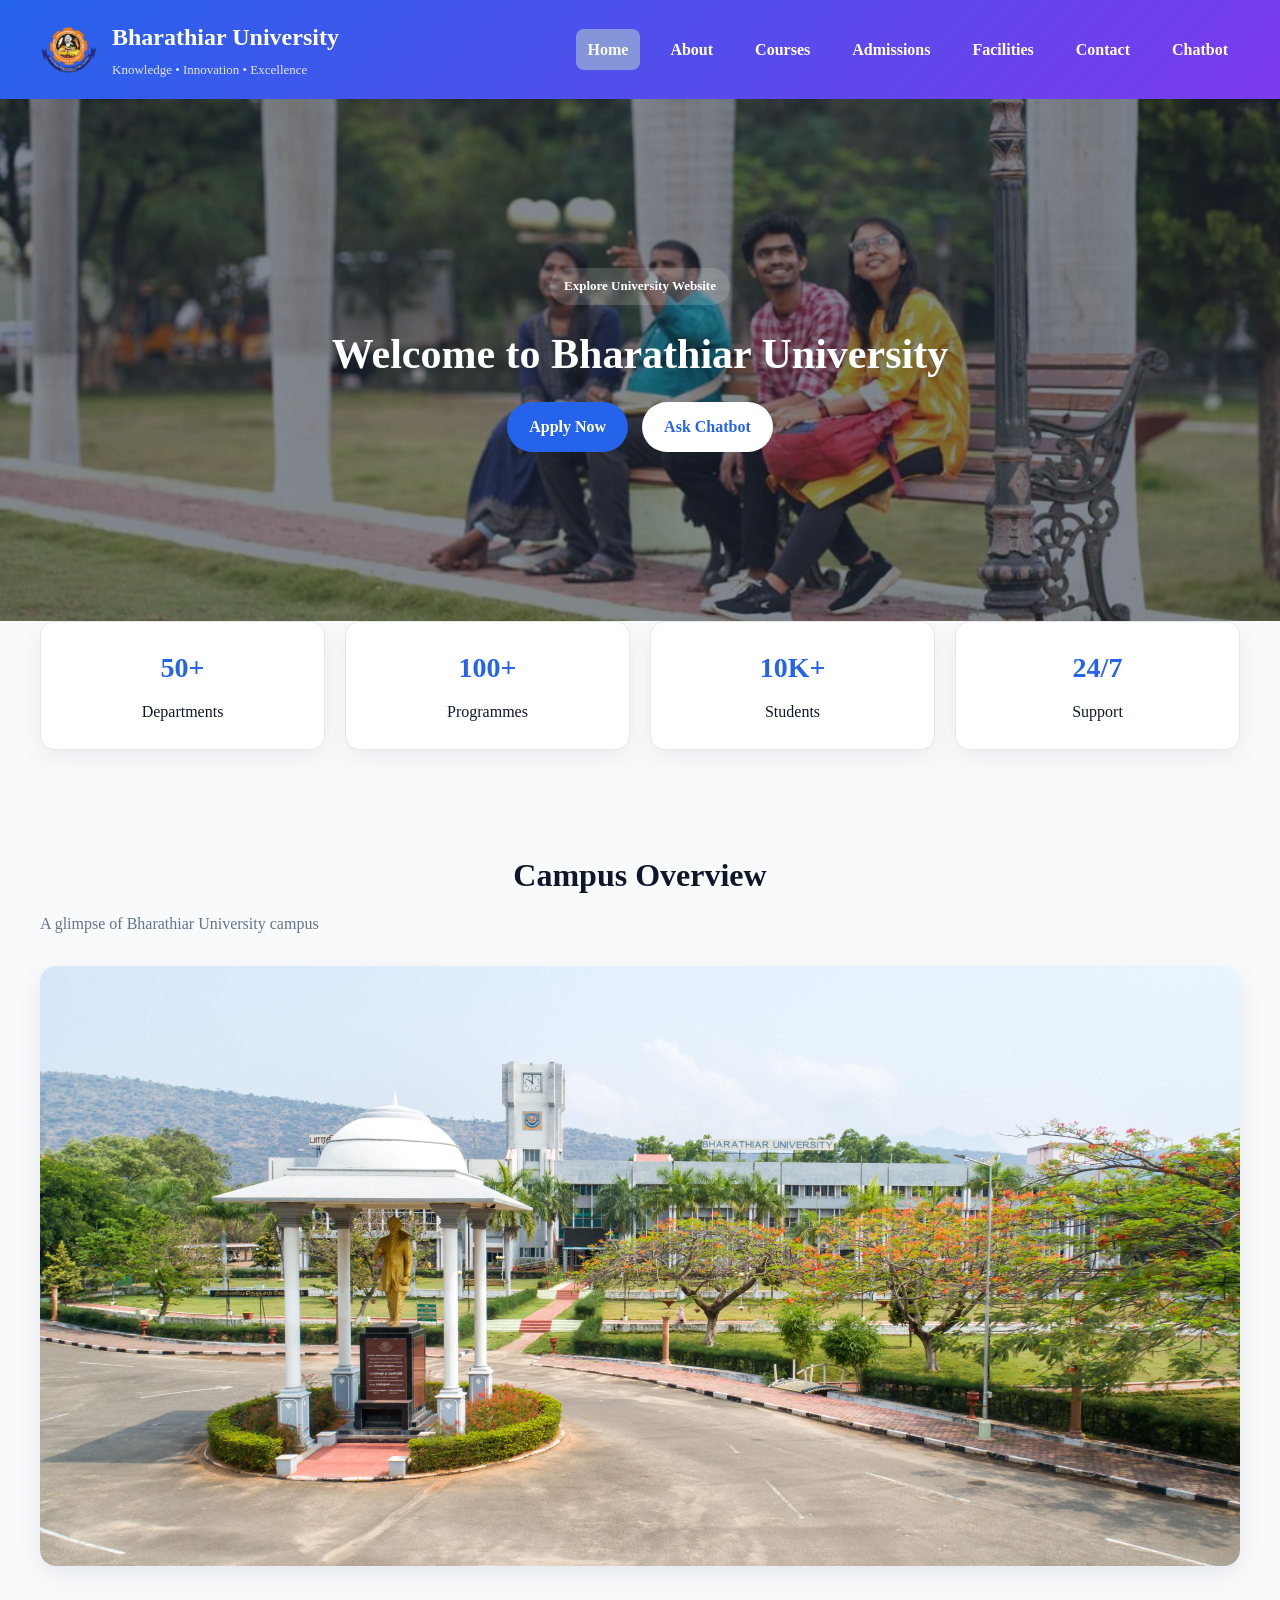
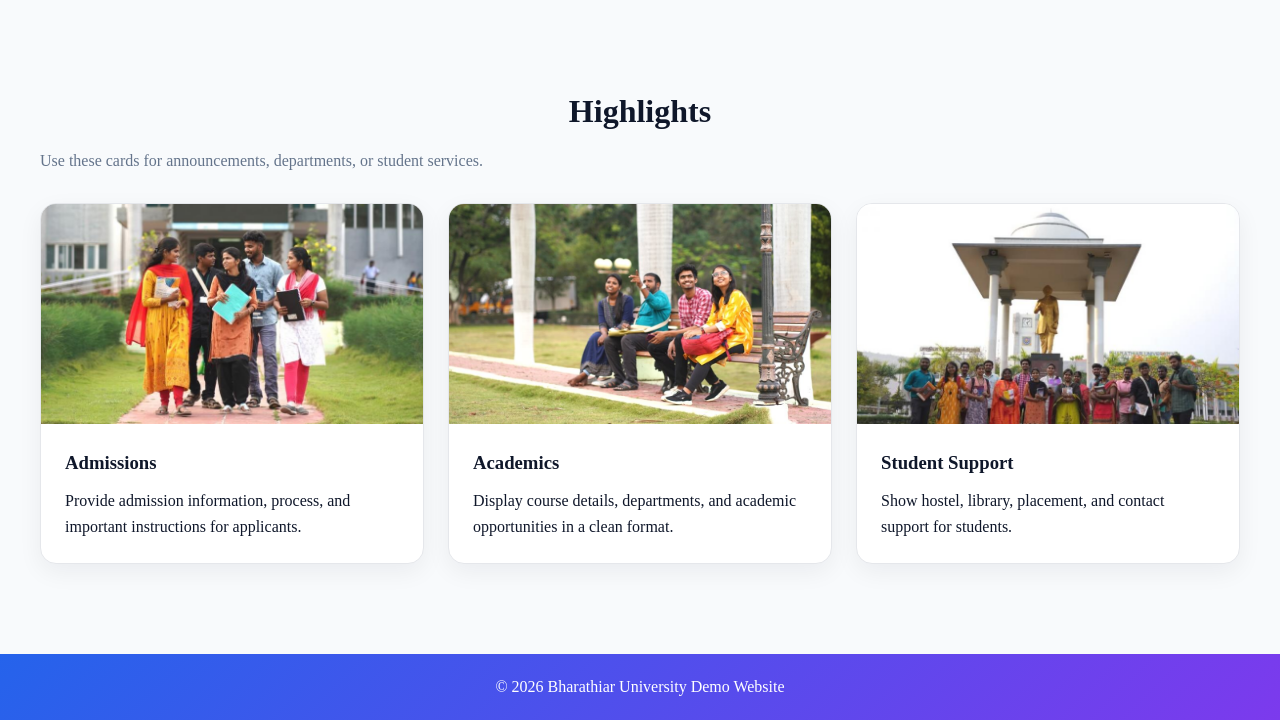
<file: index.html>
<!DOCTYPE html><html lang="en"><head><meta charset="UTF-8"><meta name="viewport" content="width=device-width, initial-scale=1.0"><title>Bharathiar University - Home</title><link rel="stylesheet" href="style.css"></head><body>
  <header class="topbar">
    <div class="brand">
      <img src="images/bu-logo.png" alt="Bharathiar University logo" class="site-logo">
      <div>
        <h1>Bharathiar University</h1>
        <p>Knowledge • Innovation • Excellence</p>
      </div>
    </div>
    <button class="menu-btn" id="menuBtn">☰</button>
    <nav class="navbar" id="navbar">
      <a href="index.html" class="active">Home</a>
      <a href="about.html">About</a>
      <a href="courses.html">Courses</a>
      <a href="admission.html">Admissions</a>
      <a href="facilities.html">Facilities</a>
      <a href="contact.html">Contact</a>
      <a href="chatbot.html">Chatbot</a>
    </nav>
  </header>

<section class="hero home-hero">
  <div class="overlay"></div>
  <div class="hero-content">
    <span class="badge">Explore University Website</span>
    <h2>Welcome to Bharathiar University</h2>
    
    <div class="hero-buttons">
      <a href="application.html" class="btn primary">Apply Now</a>
      <a href="chatbot.html" class="btn secondary">Ask Chatbot</a>
    </div>
  </div>
</section>

<section class="stats">
  <div class="stat-card">
    <h3>50+</h3><p>Departments</p>
  </div>
  <div class="stat-card">
    <h3>100+</h3><p>Programmes</p>
  </div>
  <div class="stat-card">
    <h3>10K+</h3><p>Students</p>
  </div>
  <div class="stat-card">
    <h3>24/7</h3><p>Support</p>
  </div>
</section>

<section class="section">
  <div class="center-heading">
    <h2>Campus Overview</h2>
    <p class="muted">A glimpse of Bharathiar University campus</p>
  </div>

  <div class="image-card">
    <img src="images/drone-campus.jpg" alt="Campus">
  </div>
</section>

<section class="section">
  <div class="center-heading">
    <h2>Highlights</h2>
    <p class="muted">Use these cards for announcements, departments, or student services.</p>
  </div>
  <div class="card-grid three">
    <div class="info-card">
      <img src="images/about-campus.jpg" alt="Students on campus">
      <div class="card-content">
        <h3>Admissions</h3><p>Provide admission information, process, and important instructions for applicants.</p>
      </div>
    </div>
    <div class="info-card">
      <img src="images/home-banner.jpg" alt="Student life">
      <div class="card-content">
        <h3>Academics</h3>
        <p>Display course details, departments, and academic opportunities in a clean format.</p>
      </div></div><div class="info-card"><img src="images/campus-statue.jpg" alt="Campus support">
        <div class="card-content">
          <h3>Student Support</h3>
          <p>Show hostel, library, placement, and contact support for students.</p>
        </div>
      </div></div>
    </section>

<footer class="footer">
  <p>© 2026 Bharathiar University Demo Website</p>
</footer><script src="script.js"></script></body></html>
</file>
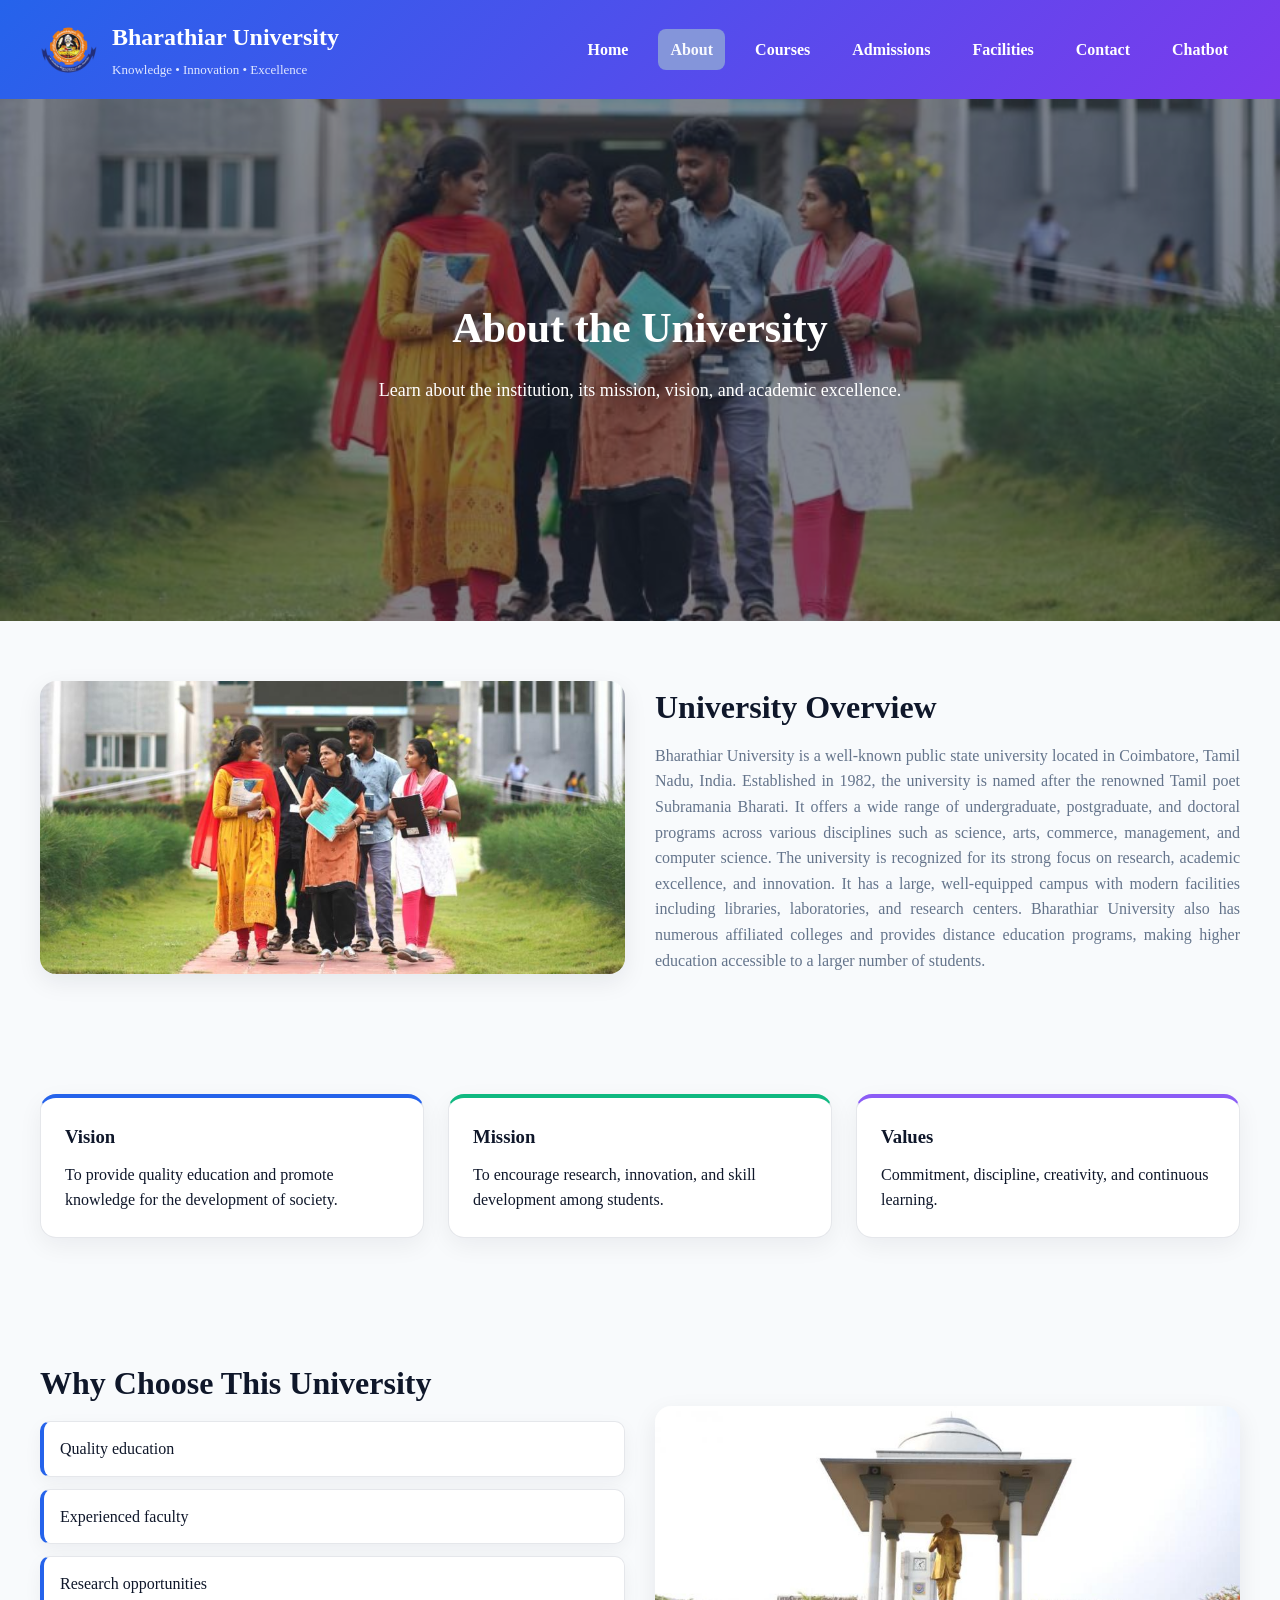
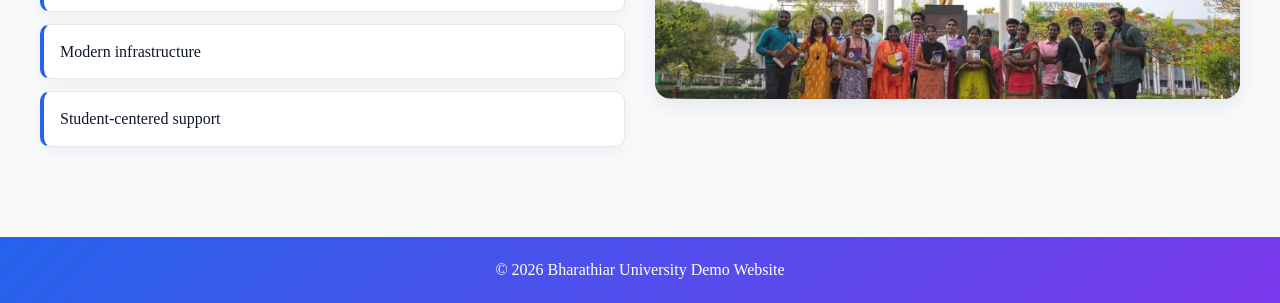
<file: about.html>
<!DOCTYPE html><html lang="en"><head><meta charset="UTF-8"><meta name="viewport" content="width=device-width, initial-scale=1.0"><title>Bharathiar University - About</title><link rel="stylesheet" href="style.css"></head><body>
  <header class="topbar">
    <div class="brand">
      <img src="images/bu-logo.png" alt="Bharathiar University logo" class="site-logo">
      <div>
        <h1>Bharathiar University</h1>
        <p>Knowledge • Innovation • Excellence</p>
      </div>
    </div>
    <button class="menu-btn" id="menuBtn">☰</button>
    <nav class="navbar" id="navbar">
      <a href="index.html">Home</a>
      <a href="about.html" class="active">About</a>
      <a href="courses.html">Courses</a>
      <a href="admission.html">Admissions</a>
      <a href="facilities.html">Facilities</a>
      <a href="contact.html">Contact</a>
      <a href="chatbot.html">Chatbot</a>
    </nav>
  </header>

<section class="hero about-hero">
  <div class="overlay">
  
  </div>
  <div class="hero-content">
    <h2>About the University</h2>
    <p>Learn about the institution, its mission, vision, and academic excellence.</p>
  </div>
</section>
<section class="section grid-two">
  <div class="image-card">
    <img src="images/about-campus.jpg" alt="University campus">
  </div>
  <div>
    <h2>University Overview</h2>
    <p class="muted">Bharathiar University is a well-known public state university located in Coimbatore, Tamil Nadu, India. Established in 1982, the university is named after the renowned Tamil poet Subramania Bharati. It offers a wide range of undergraduate, postgraduate, and doctoral programs across various disciplines such as science, arts, commerce, management, and computer science. The university is recognized for its strong focus on research, academic excellence, and innovation. It has a large, well-equipped campus with modern facilities including libraries, laboratories, and research centers. Bharathiar University also has numerous affiliated colleges and provides distance education programs, making higher education accessible to a larger number of students.</p>
    
  </div>
</section>
<section class="section">
  <div class="card-grid three">
    <div class="clean-card blue">
      <h3>Vision</h3><p>To provide quality education and promote knowledge for the development of society.</p>
    </div>
    <div class="clean-card green">
      <h3>Mission</h3>
      <p>To encourage research, innovation, and skill development among students.</p>
    </div>
    <div class="clean-card purple">
      <h3>Values</h3>
      <p>Commitment, discipline, creativity, and continuous learning.</p>
    </div>
  </div>
</section>
<section class="section grid-two">
  <div>
    <h2>Why Choose This University</h2>
    <div class="list-box">Quality education</div>
    <div class="list-box">Experienced faculty</div>
    <div class="list-box">Research opportunities</div>
    <div class="list-box">Modern infrastructure</div>
    <div class="list-box">Student-centered support</div>
  </div>
  <div class="image-card"><img src="images/campus-statue.jpg" alt="Bharathiar University grounds"></div>
</section>
<footer class="footer"><p>© 2026 Bharathiar University Demo Website</p></footer><script src="script.js"></script></body></html>
</file>
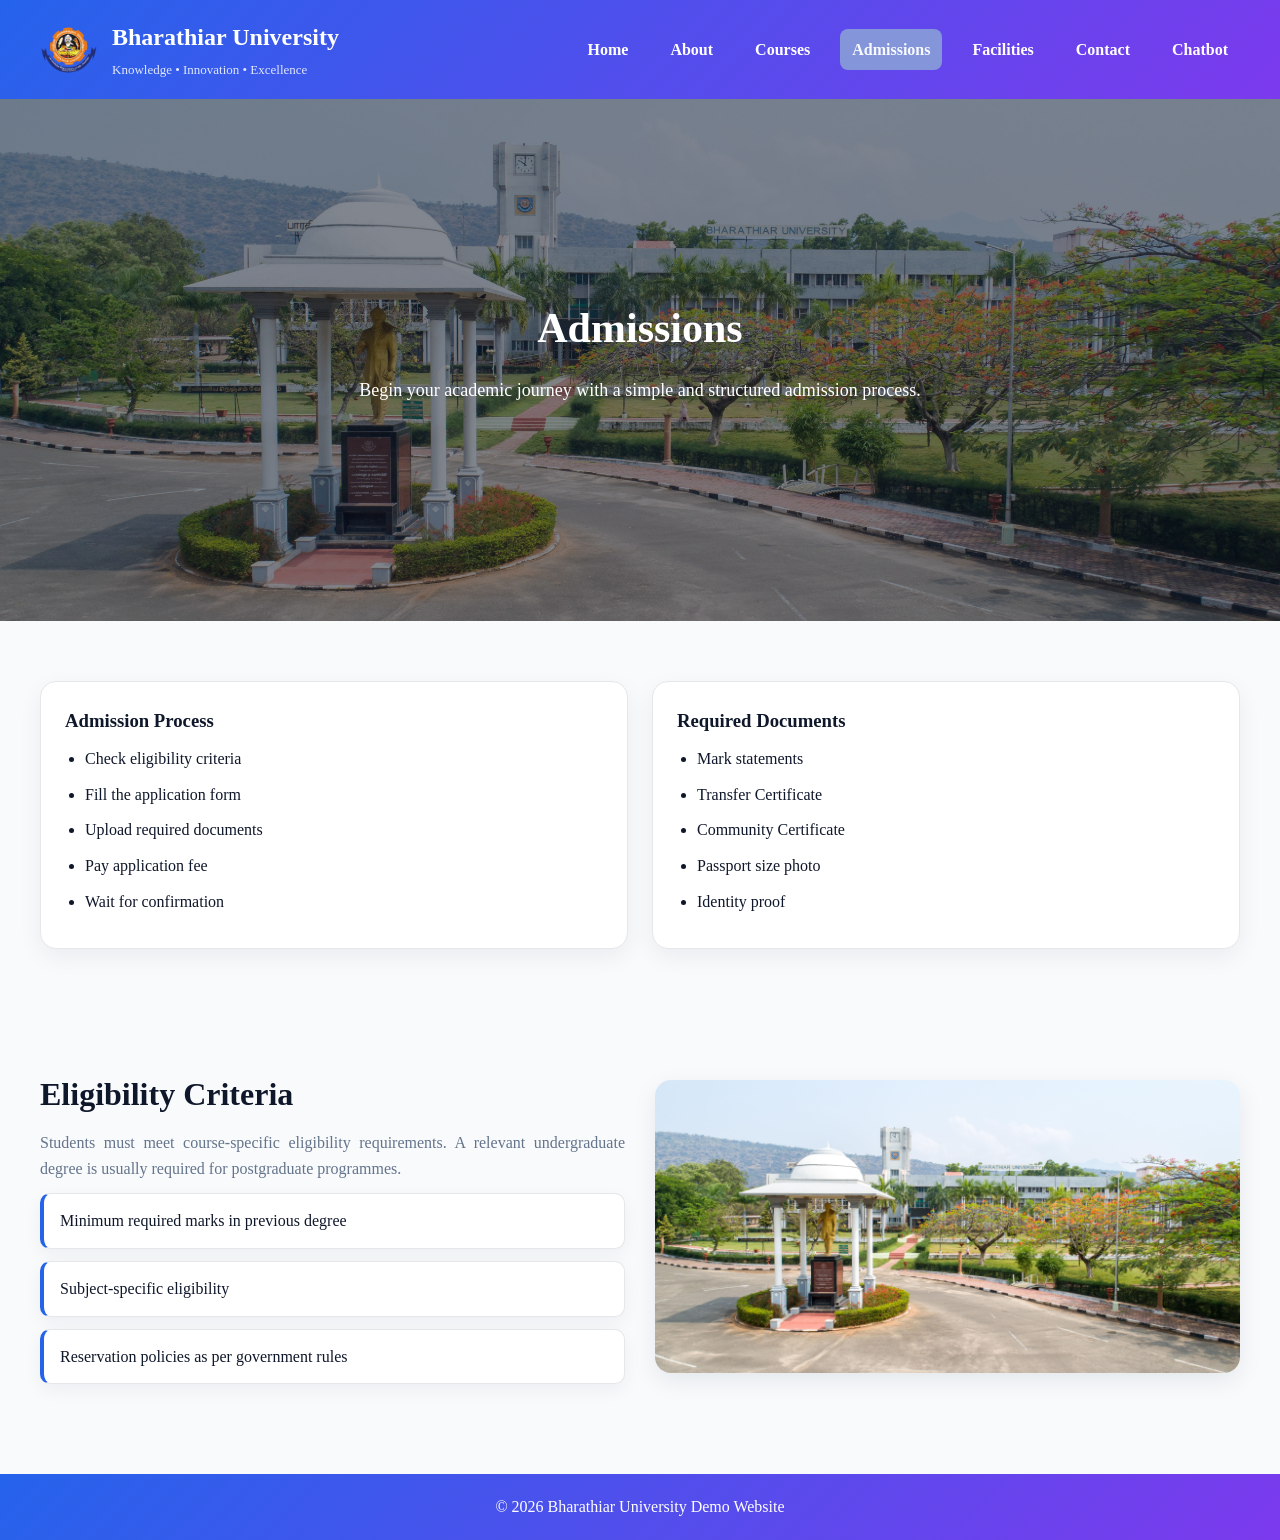
<file: admission.html>
<!DOCTYPE html><html lang="en"><head><meta charset="UTF-8"><meta name="viewport" content="width=device-width, initial-scale=1.0"><title>Bharathiar University - Admissions</title><link rel="stylesheet" href="style.css"></head><body>
  <header class="topbar">
    <div class="brand">
      <img src="images/bu-logo.png" alt="Bharathiar University logo" class="site-logo">
      <div>
        <h1>Bharathiar University</h1>
        <p>Knowledge • Innovation • Excellence</p>
      </div>
    </div>
    <button class="menu-btn" id="menuBtn">☰</button>
    <nav class="navbar" id="navbar">
      <a href="index.html">Home</a>
      <a href="about.html">About</a>
      <a href="courses.html">Courses</a>
      <a href="admission.html" class="active">Admissions</a>
      <a href="facilities.html">Facilities</a>
      <a href="contact.html">Contact</a>
      <a href="chatbot.html">Chatbot</a>
    </nav>
  </header>

<section class="hero admission-hero"><div class="overlay"></div><div class="hero-content"><h2>Admissions</h2><p>Begin your academic journey with a simple and structured admission process.</p></div></section>
<section class="section card-grid two"><div class="course-card"><h3>Admission Process</h3><ul class="nice-list"><li>Check eligibility criteria</li><li>Fill the application form</li><li>Upload required documents</li><li>Pay application fee</li><li>Wait for confirmation</li></ul></div><div class="course-card"><h3>Required Documents</h3><ul class="nice-list"><li>Mark statements</li><li>Transfer Certificate</li><li>Community Certificate</li><li>Passport size photo</li><li>Identity proof</li></ul></div></section>
<section class="section grid-two"><div><h2>Eligibility Criteria</h2><p class="muted">Students must meet course-specific eligibility requirements. A relevant undergraduate degree is usually required for postgraduate programmes.</p><div class="list-box">Minimum required marks in previous degree</div><div class="list-box">Subject-specific eligibility</div><div class="list-box">Reservation policies as per government rules</div></div><div class="image-card"><img src="images/drone-campus.jpg" alt="Administrative building"></div></section>
<footer class="footer"><p>© 2026 Bharathiar University Demo Website</p></footer><script src="script.js"></script></body></html>
</file>
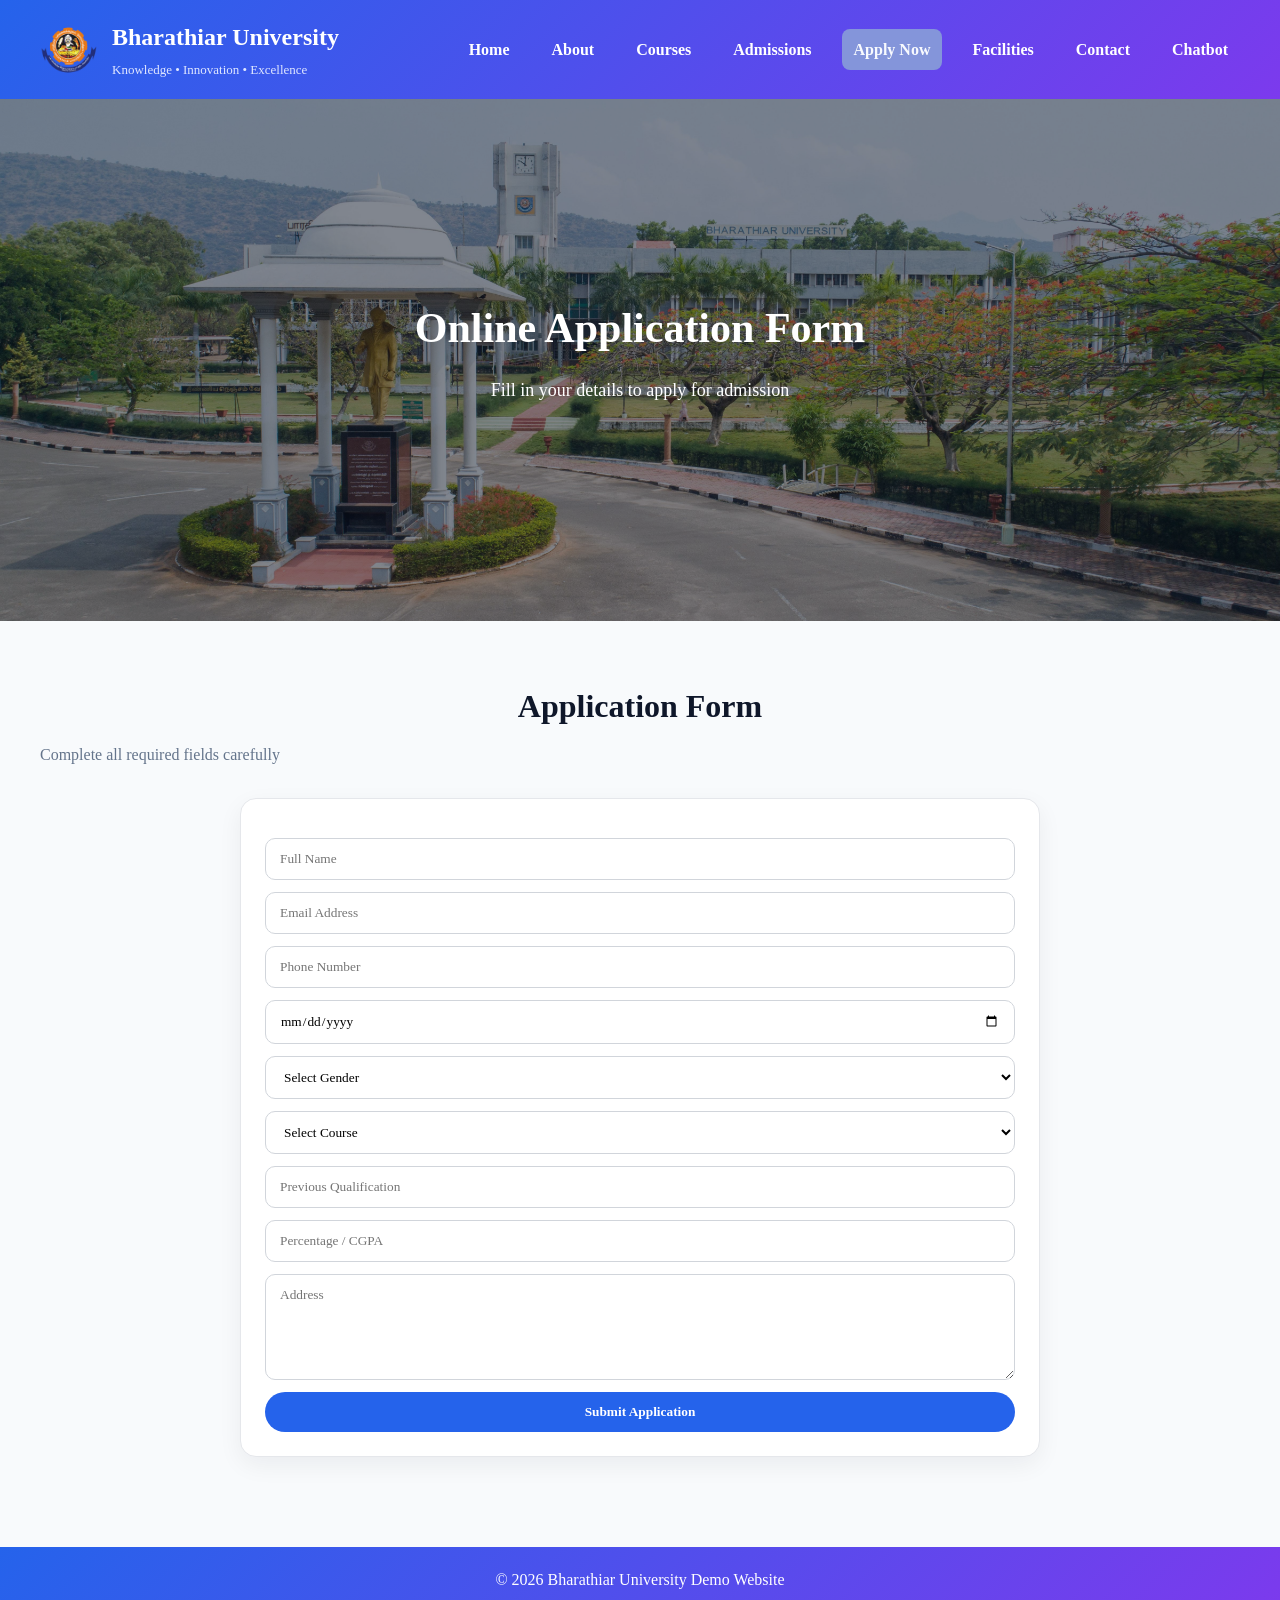
<file: application.html>
<!DOCTYPE html>
<html lang="en">
<head>
  <meta charset="UTF-8">
  <meta name="viewport" content="width=device-width, initial-scale=1.0">
  <title>Bharathiar University - Application Form</title>
  <link rel="stylesheet" href="style.css">
</head>
<body>

  <header class="topbar">
    <div class="brand">
      <img src="images/bu-logo.png" alt="Bharathiar University logo" class="site-logo">
      <div>
        <h1>Bharathiar University</h1>
        <p>Knowledge • Innovation • Excellence</p>
      </div>
    </div>

    <button class="menu-btn" id="menuBtn">☰</button>

    <nav class="navbar" id="navbar">
      <a href="index.html">Home</a>
      <a href="about.html">About</a>
      <a href="courses.html">Courses</a>
      <a href="admission.html">Admissions</a>
      <a href="application.html" class="active">Apply Now</a>
      <a href="facilities.html">Facilities</a>
      <a href="contact.html">Contact</a>
      <a href="chatbot.html">Chatbot</a>
    </nav>
  </header>

  <section class="hero admission-hero">
    <div class="overlay"></div>
    <div class="hero-content">
      <h2>Online Application Form</h2>
      <p>Fill in your details to apply for admission</p>
    </div>
  </section>

  <section class="section">
    <div class="center-heading">
      <h2>Application Form</h2>
      <p class="muted">Complete all required fields carefully</p>
    </div>

    <div class="course-card" style="max-width: 800px; margin: 0 auto;">
      <form class="contact-form">
        <input type="text" placeholder="Full Name" required>
        <input type="email" placeholder="Email Address" required>
        <input type="text" placeholder="Phone Number" required>
        <input type="date" required>

        <select required style="width:100%;padding:12px 14px;border:1px solid #d1d5db;border-radius:10px;outline:none;">
          <option value="">Select Gender</option>
          <option>Male</option>
          <option>Female</option>
          <option>Other</option>
        </select>

        <select required style="width:100%;padding:12px 14px;border:1px solid #d1d5db;border-radius:10px;outline:none;">
          <option value="">Select Course</option>
          <option>M.Sc. Computer Science</option>
          <option>MCA</option>
          <option>M.Com.</option>
          <option>M.A. English</option>
          <option>M.Sc. Mathematics</option>
          <option>M.Sc. Physics</option>
        </select>

        <input type="text" placeholder="Previous Qualification" required>
        <input type="text" placeholder="Percentage / CGPA" required>
        <textarea rows="5" placeholder="Address" required></textarea>

        <button type="submit" class="btn primary">Submit Application</button>
      </form>
    </div>
  </section>

  <footer class="footer">
    <p>© 2026 Bharathiar University Demo Website</p>
  </footer>

  <script src="script.js"></script>
</body>
</html>
</file>
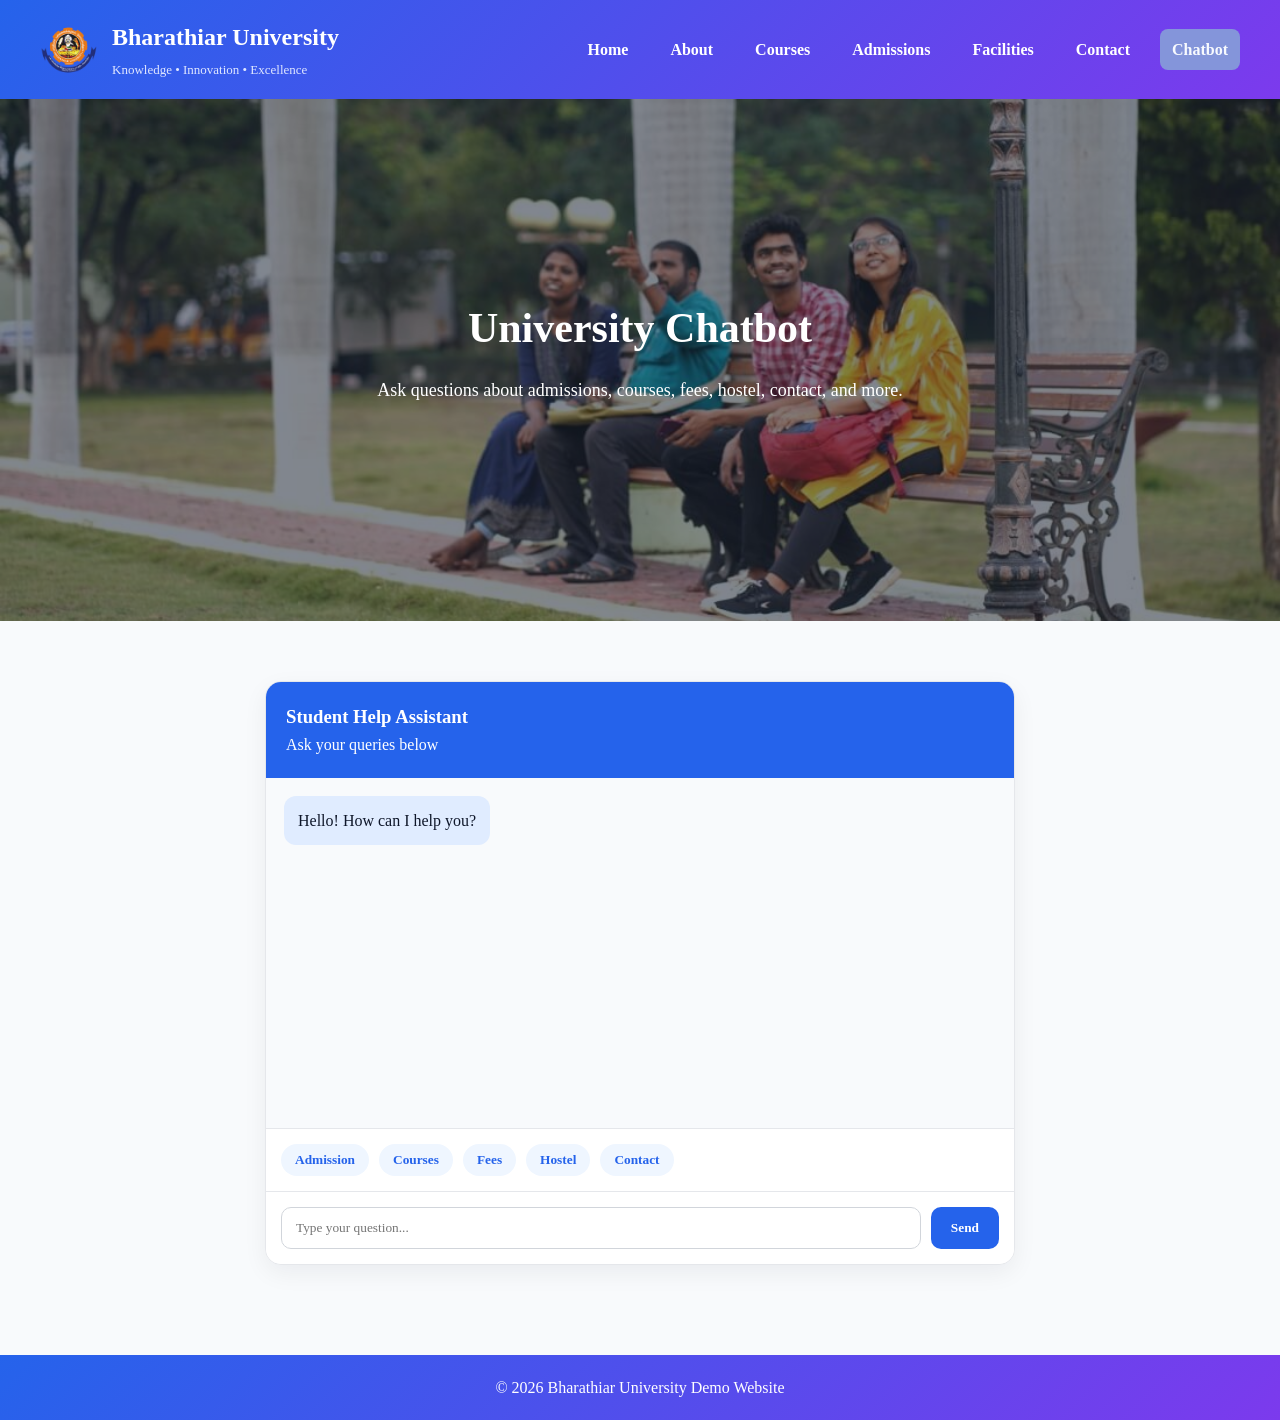
<file: chatbot.html>
<!DOCTYPE html><html lang="en"><head><meta charset="UTF-8"><meta name="viewport" content="width=device-width, initial-scale=1.0"><title>Bharathiar University - Chatbot</title><link rel="stylesheet" href="style.css"></head><body>
  <header class="topbar">
    <div class="brand">
      <img src="images/bu-logo.png" alt="Bharathiar University logo" class="site-logo">
      <div>
        <h1>Bharathiar University</h1>
        <p>Knowledge • Innovation • Excellence</p>
      </div>
    </div>
    <button class="menu-btn" id="menuBtn">☰</button>
    <nav class="navbar" id="navbar">
      <a href="index.html">Home</a>
      <a href="about.html">About</a>
      <a href="courses.html">Courses</a>
      <a href="admission.html">Admissions</a>
      <a href="facilities.html">Facilities</a>
      <a href="contact.html">Contact</a>
      <a href="chatbot.html" class="active">Chatbot</a>
    </nav>
  </header>

<section class="hero chatbot-hero"><div class="overlay"></div><div class="hero-content"><h2>University Chatbot</h2><p>Ask questions about admissions, courses, fees, hostel, contact, and more.</p></div></section>
<section class="section chatbot-container"><div class="chatbox"><div class="chat-header"><h3>Student Help Assistant</h3><p>Ask your queries below</p></div><div class="chat-body" id="chatBody"><div class="bot-message">Hello! How can I help you?</div></div><div class="quick-buttons"><button onclick="sendQuick('admission')">Admission</button><button onclick="sendQuick('courses')">Courses</button><button onclick="sendQuick('fees')">Fees</button><button onclick="sendQuick('hostel')">Hostel</button><button onclick="sendQuick('contact')">Contact</button></div><div class="chat-input"><input type="text" id="userInput" placeholder="Type your question..."><button onclick="sendMessage()">Send</button></div></div></section>
<footer class="footer"><p>© 2026 Bharathiar University Demo Website</p></footer><script src="script.js"></script></body></html>
</file>
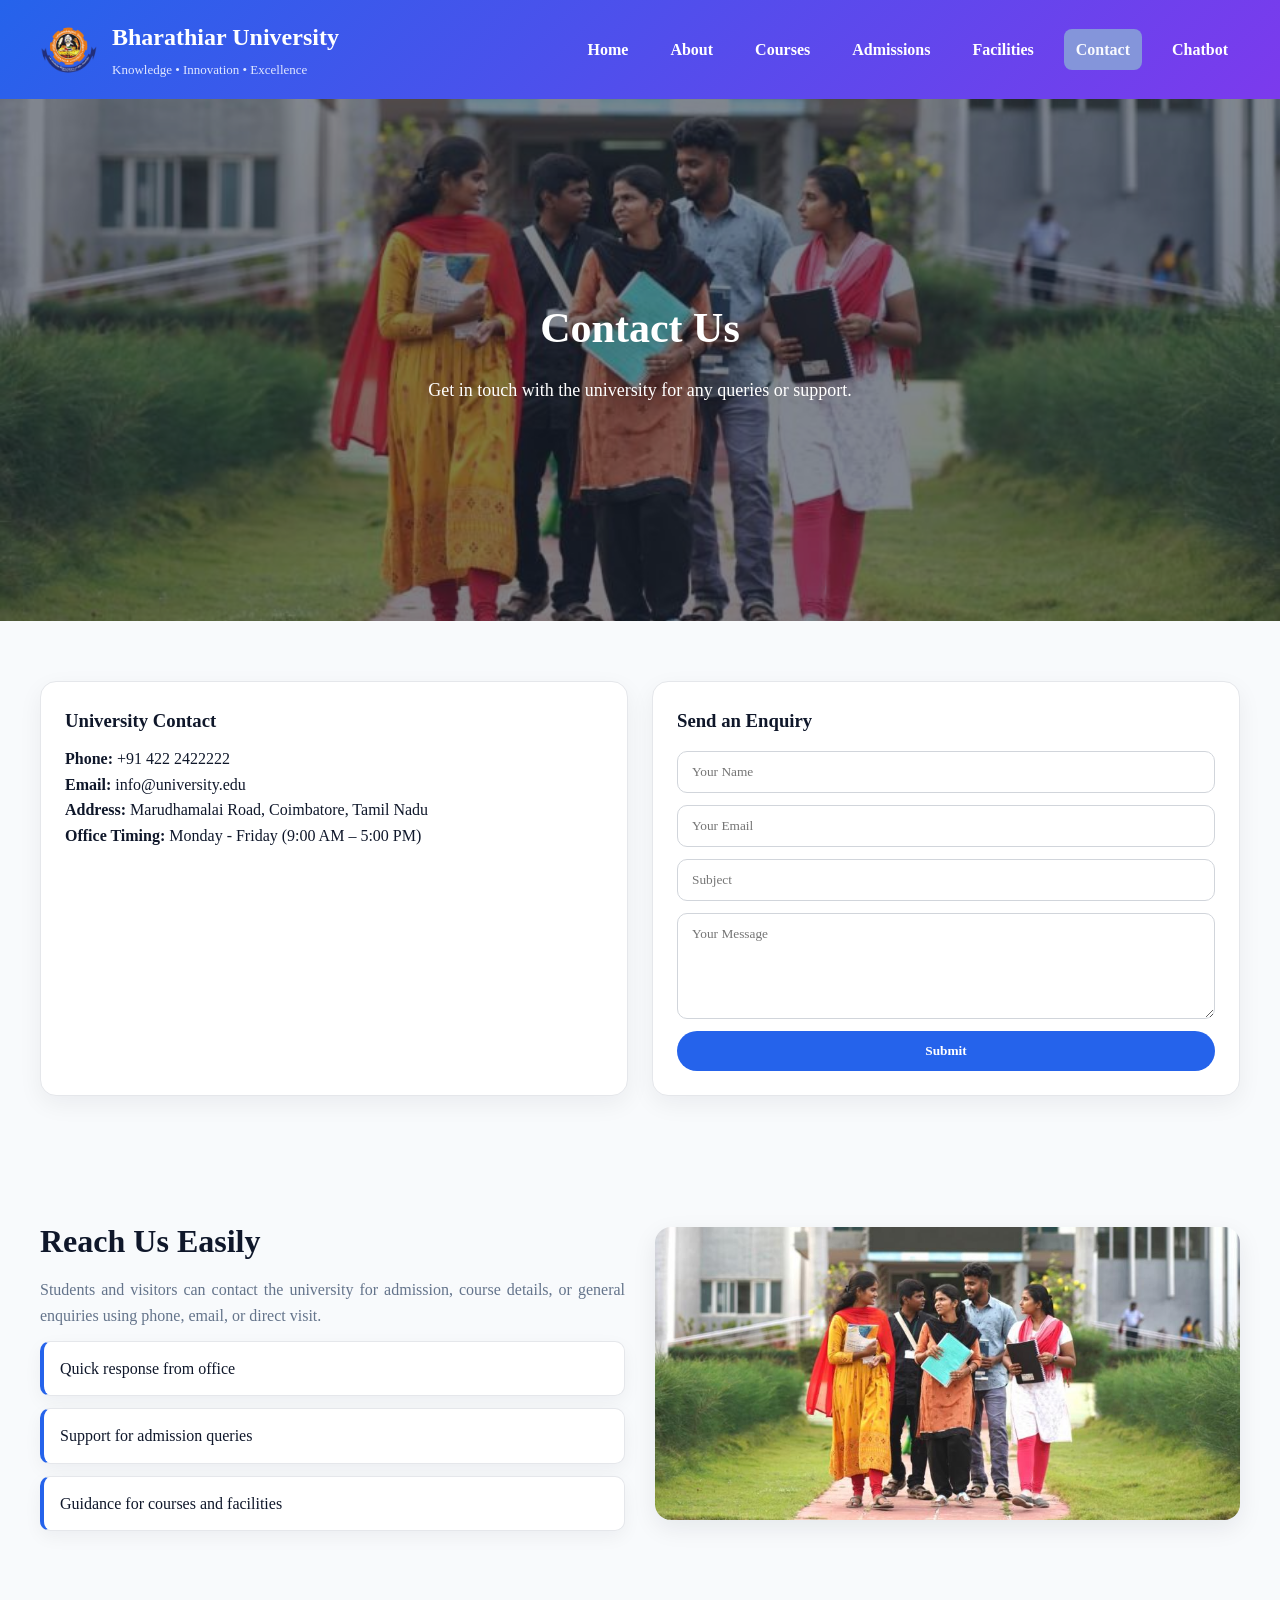
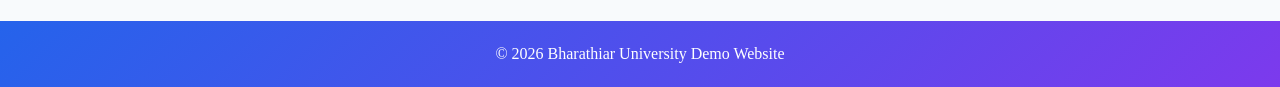
<file: contact.html>
<!DOCTYPE html><html lang="en"><head><meta charset="UTF-8"><meta name="viewport" content="width=device-width, initial-scale=1.0"><title>Bharathiar University - Contact</title><link rel="stylesheet" href="style.css"></head><body>
  <header class="topbar">
    <div class="brand">
      <img src="images/bu-logo.png" alt="Bharathiar University logo" class="site-logo">
      <div>
        <h1>Bharathiar University</h1>
        <p>Knowledge • Innovation • Excellence</p>
      </div>
    </div>
    <button class="menu-btn" id="menuBtn">☰</button>
    <nav class="navbar" id="navbar">
      <a href="index.html">Home</a>
      <a href="about.html">About</a>
      <a href="courses.html">Courses</a>
      <a href="admission.html">Admissions</a>
      <a href="facilities.html">Facilities</a>
      <a href="contact.html" class="active">Contact</a>
      <a href="chatbot.html">Chatbot</a>
    </nav>
  </header>

<section class="hero contact-hero"><div class="overlay"></div><div class="hero-content"><h2>Contact Us</h2><p>Get in touch with the university for any queries or support.</p></div></section>
<section class="section card-grid two"><div class="course-card"><h3>University Contact</h3><p><strong>Phone:</strong> +91 422 2422222</p><p><strong>Email:</strong> info@university.edu</p><p><strong>Address:</strong> Marudhamalai Road, Coimbatore, Tamil Nadu</p><p><strong>Office Timing:</strong> Monday - Friday (9:00 AM – 5:00 PM)</p></div><div class="course-card"><h3>Send an Enquiry</h3><div class="contact-form"><input type="text" placeholder="Your Name"><input type="email" placeholder="Your Email"><input type="text" placeholder="Subject"><textarea rows="5" placeholder="Your Message"></textarea><button class="btn primary" type="button">Submit</button></div></div></section>
<section class="section grid-two"><div><h2>Reach Us Easily</h2><p class="muted">Students and visitors can contact the university for admission, course details, or general enquiries using phone, email, or direct visit.</p><div class="list-box">Quick response from office</div><div class="list-box">Support for admission queries</div><div class="list-box">Guidance for courses and facilities</div></div><div class="image-card"><img src="images/contact-banner.jpg" alt="University contact support"></div></section>
<footer class="footer"><p>© 2026 Bharathiar University Demo Website</p></footer><script src="script.js"></script></body></html>
</file>
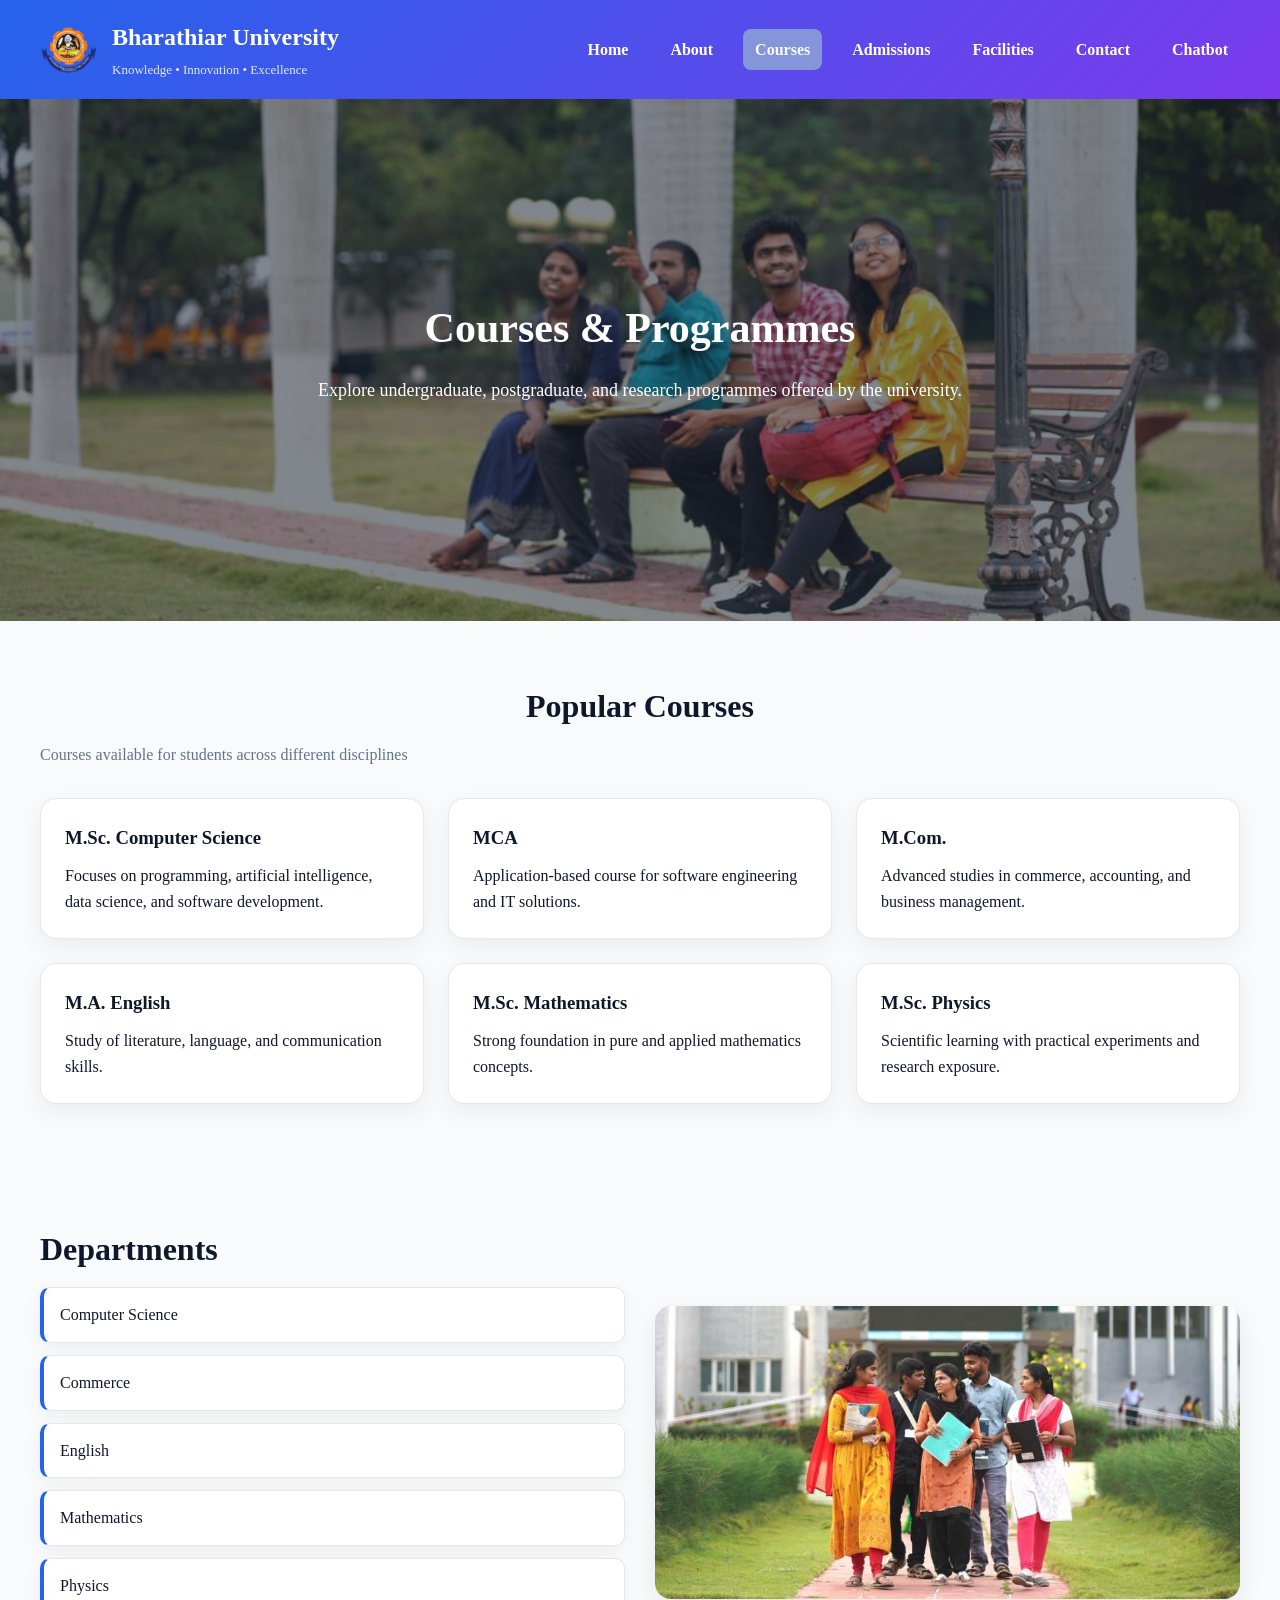
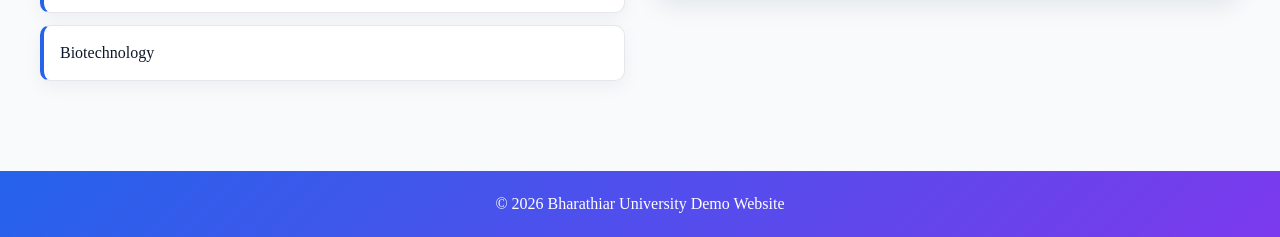
<file: courses.html>
<!DOCTYPE html><html lang="en"><head><meta charset="UTF-8"><meta name="viewport" content="width=device-width, initial-scale=1.0"><title>Bharathiar University - Courses</title><link rel="stylesheet" href="style.css"></head><body>
  <header class="topbar">
    <div class="brand">
      <img src="images/bu-logo.png" alt="Bharathiar University logo" class="site-logo">
      <div>
        <h1>Bharathiar University</h1>
        <p>Knowledge • Innovation • Excellence</p>
      </div>
    </div>
    <button class="menu-btn" id="menuBtn">☰</button>
    <nav class="navbar" id="navbar">
      <a href="index.html">Home</a>
      <a href="about.html">About</a>
      <a href="courses.html" class="active">Courses</a>
      <a href="admission.html">Admissions</a>
      <a href="facilities.html">Facilities</a>
      <a href="contact.html">Contact</a>
      <a href="chatbot.html">Chatbot</a>
    </nav>
  </header>

<section class="hero courses-hero"><div class="overlay"></div><div class="hero-content"><h2>Courses & Programmes</h2><p>Explore undergraduate, postgraduate, and research programmes offered by the university.</p></div></section>
<section class="section"><div class="center-heading"><h2>Popular Courses</h2><p class="muted">Courses available for students across different disciplines</p></div><div class="card-grid three"><div class="course-card"><h3>M.Sc. Computer Science</h3><p>Focuses on programming, artificial intelligence, data science, and software development.</p></div><div class="course-card"><h3>MCA</h3><p>Application-based course for software engineering and IT solutions.</p></div><div class="course-card"><h3>M.Com.</h3><p>Advanced studies in commerce, accounting, and business management.</p></div><div class="course-card"><h3>M.A. English</h3><p>Study of literature, language, and communication skills.</p></div><div class="course-card"><h3>M.Sc. Mathematics</h3><p>Strong foundation in pure and applied mathematics concepts.</p></div><div class="course-card"><h3>M.Sc. Physics</h3><p>Scientific learning with practical experiments and research exposure.</p></div></div></section>
<section class="section grid-two"><div><h2>Departments</h2><div class="list-box">Computer Science</div><div class="list-box">Commerce</div><div class="list-box">English</div><div class="list-box">Mathematics</div><div class="list-box">Physics</div><div class="list-box">Biotechnology</div></div><div class="image-card"><img src="images/about-campus.jpg" alt="Students walking on campus"></div></section>
<footer class="footer"><p>© 2026 Bharathiar University Demo Website</p></footer><script src="script.js"></script></body></html>
</file>
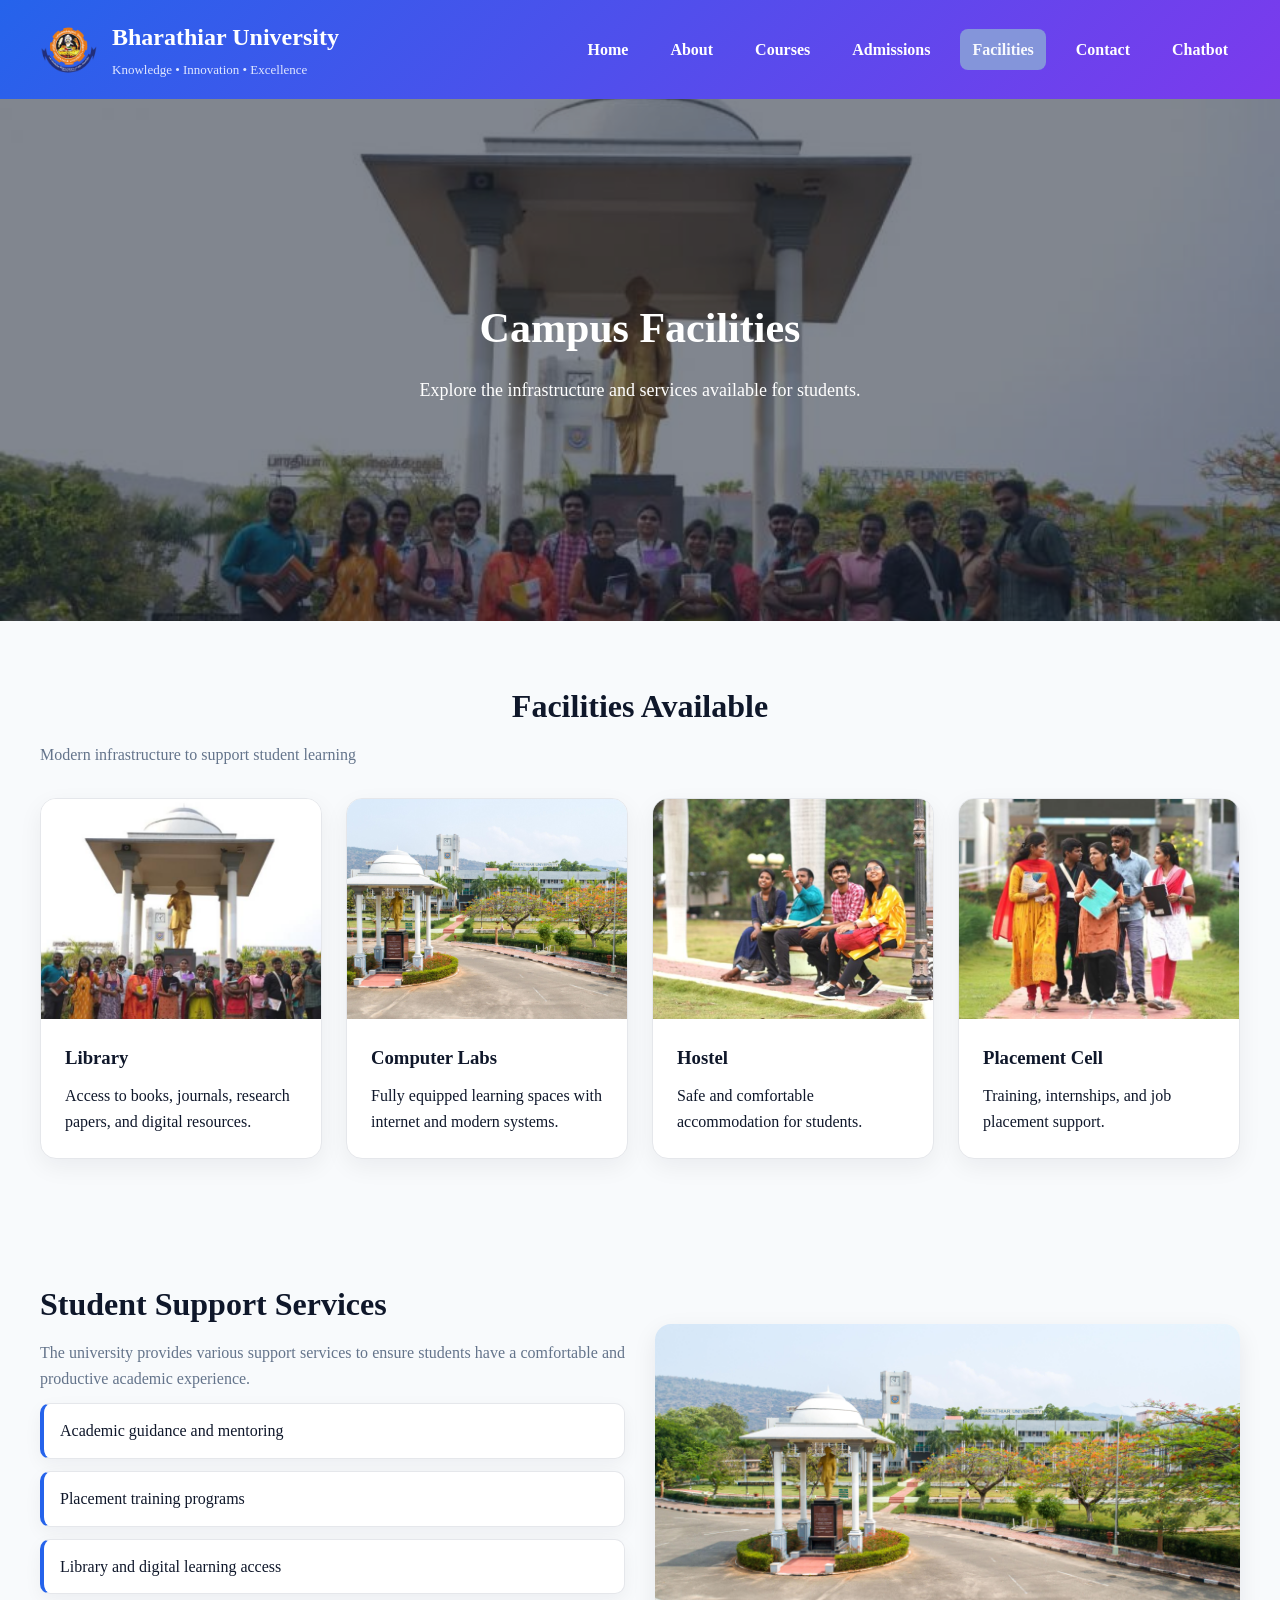
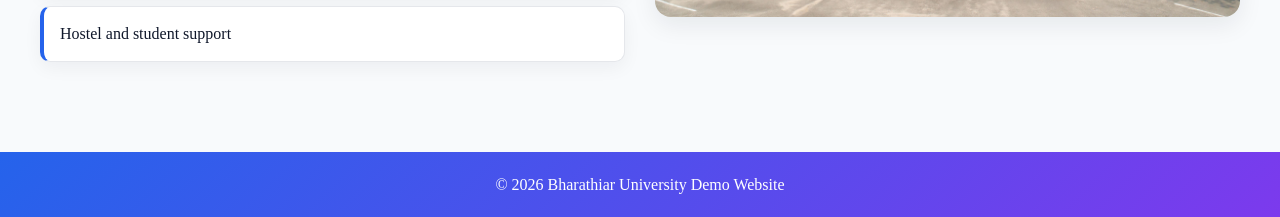
<file: facilities.html>
<!DOCTYPE html><html lang="en"><head><meta charset="UTF-8"><meta name="viewport" content="width=device-width, initial-scale=1.0"><title>Bharathiar University - Facilities</title><link rel="stylesheet" href="style.css"></head><body>
  <header class="topbar">
    <div class="brand">
      <img src="images/bu-logo.png" alt="Bharathiar University logo" class="site-logo">
      <div>
        <h1>Bharathiar University</h1>
        <p>Knowledge • Innovation • Excellence</p>
      </div>
    </div>
    <button class="menu-btn" id="menuBtn">☰</button>
    <nav class="navbar" id="navbar">
      <a href="index.html">Home</a>
      <a href="about.html">About</a>
      <a href="courses.html">Courses</a>
      <a href="admission.html">Admissions</a>
      <a href="facilities.html" class="active">Facilities</a>
      <a href="contact.html">Contact</a>
      <a href="chatbot.html">Chatbot</a>
    </nav>
  </header>

<section class="hero facilities-hero"><div class="overlay"></div><div class="hero-content"><h2>Campus Facilities</h2><p>Explore the infrastructure and services available for students.</p></div></section>
<section class="section"><div class="center-heading"><h2>Facilities Available</h2><p class="muted">Modern infrastructure to support student learning</p></div><div class="card-grid four"><div class="info-card"><img src="images/library.jpg" alt="Campus library"><div class="card-content"><h3>Library</h3><p>Access to books, journals, research papers, and digital resources.</p></div></div><div class="info-card"><img src="images/lab.jpg" alt="Academic block"><div class="card-content"><h3>Computer Labs</h3><p>Fully equipped learning spaces with internet and modern systems.</p></div></div><div class="info-card"><img src="images/student-life.jpg" alt="Student support"><div class="card-content"><h3>Hostel</h3><p>Safe and comfortable accommodation for students.</p></div></div><div class="info-card"><img src="images/placement.jpg" alt="Campus growth"><div class="card-content"><h3>Placement Cell</h3><p>Training, internships, and job placement support.</p></div></div></div></section>
<section class="section grid-two"><div><h2>Student Support Services</h2><p class="muted">The university provides various support services to ensure students have a comfortable and productive academic experience.</p><div class="list-box">Academic guidance and mentoring</div><div class="list-box">Placement training programs</div><div class="list-box">Library and digital learning access</div><div class="list-box">Hostel and student support</div></div><div class="image-card"><img src="images/drone-campus.jpg" alt="Campus overview"></div></section>
<footer class="footer"><p>© 2026 Bharathiar University Demo Website</p></footer><script src="script.js"></script></body></html>
</file>
<file: style.css>
*{margin:0;padding:0;box-sizing:border-box;font-family:Cambria, Cochin, Georgia, Times, 'Times New Roman', serif}
body{background:#f8fafc;color:#0f172a;line-height:1.6}
img{max-width:100%;display:block}
.topbar{
  background:linear-gradient(135deg,#2563eb,#7c3aed);
  color:white;
  padding:18px 40px;
  display:flex;
  justify-content:space-between;
  align-items:center;
  flex-wrap:wrap;
  position:sticky;
  top:0;
  z-index:1000;
}
.brand{display:flex;align-items:center;gap:14px}
.site-logo{width:58px;height:58px;object-fit:contain}
.brand h1{font-size:24px;color:white;margin-bottom:4px}
.brand p{font-size:13px;color:#e0e7ff}
.navbar{display:flex;gap:18px}
.navbar a{text-decoration:none;color:white;font-weight:600;padding:8px 12px;border-radius:8px;transition:.3s}
.navbar a:hover{
  background:rgba(255,255,255,0.2);
}
.navbar a.active{
  background:rgb(132, 149, 218);
  color:#f8fafe;
  font-weight:700;
}
.menu-btn{display:none;background:#2563eb;color:#fff;border:none;padding:8px 12px;font-size:20px;border-radius:8px;cursor:pointer}
.hero{position:relative;min-height:58vh;display:flex;align-items:center;justify-content:center;text-align:center;padding:40px 20px;color:#fff;overflow:hidden}
.home-hero{background:url("images/home-banner.jpg") center/cover no-repeat}
.about-hero{background:url("images/about-campus.jpg") center/cover no-repeat}
.courses-hero{background:url("images/courses-banner.jpg") center/cover no-repeat}
.admission-hero{background:url("images/admission-banner.jpg") center/cover no-repeat}
.facilities-hero{background:url("images/facilities-banner.jpg") center/cover no-repeat}
.contact-hero{background:url("images/contact-banner.jpg") center/cover no-repeat}
.chatbot-hero{background:url("images/chatbot-banner.jpg") center/cover no-repeat}
.overlay{position:absolute;inset:0;background:rgba(15,23,42,.52)}
.hero-content{position:relative;z-index:1;max-width:850px}
.hero-content h2{font-size:42px;margin-bottom:14px;font-weight:700}
.hero-content p{font-size:18px;margin-bottom:20px}
.badge{display:inline-block;background:rgba(255,255,255,.15);padding:8px 14px;border-radius:20px;margin-bottom:16px;font-size:13px;font-weight:600}
.hero-buttons{display:flex;gap:14px;justify-content:center;flex-wrap:wrap}
.btn{display:inline-block;text-decoration:none;padding:12px 22px;border-radius:30px;font-weight:600;transition:.3s}
.btn.primary{background:#2563eb;color:#fff}
.btn.secondary{background:#fff;color:#2563eb}
.btn:hover{transform:translateY(-2px)}
.stats{display:grid;grid-template-columns:repeat(4,1fr);gap:20px;padding:40px;margin-top:-40px;position:relative;z-index:2}
.stat-card{background:#fff;padding:24px;border-radius:14px;text-align:center;border:1px solid #e5e7eb;box-shadow:0 8px 24px rgba(15,23,42,.06)}
.stat-card h3{color:#2563eb;font-size:28px;margin-bottom:8px}
.section{padding:60px 40px}
.center-heading{text-align:center;margin-bottom:30px}
.center-heading h2,.section h2{font-size:32px;margin-bottom:10px}
.muted{color:#64748b;text-align: justify;}
.grid-two{display:grid;grid-template-columns:1fr 1fr;gap:30px;align-items:center}
.image-card img{border-radius:16px;height:100%;object-fit:cover;box-shadow:0 8px 24px rgba(15,23,42,.08)}
.card-grid{display:grid;gap:24px}
.card-grid.three{grid-template-columns:repeat(3,1fr)}
.card-grid.four{grid-template-columns:repeat(4,1fr)}
.card-grid.two{grid-template-columns:repeat(2,1fr)}
.info-card,.course-card,.clean-card,.chatbox{background:#fff;border-radius:16px;overflow:hidden;border:1px solid #e5e7eb;box-shadow:0 8px 24px rgba(15,23,42,.06)}
.info-card img{height:220px;object-fit:cover}
.card-content,.course-card,.clean-card{padding:24px}
.course-card h3,.clean-card h3,.card-content h3{margin-bottom:10px;color:#0f172a}
.clean-card{border-top:4px solid #2563eb;transition:.3s}
.clean-card:hover,.course-card:hover,.info-card:hover{transform:translateY(-4px)}
.clean-card.blue{border-top-color:#2563eb}.clean-card.green{border-top-color:#10b981}.clean-card.orange{border-top-color:#f59e0b}.clean-card.purple{border-top-color:#8b5cf6}
.list-box{background:#fff;padding:14px 16px;margin-top:12px;border:1px solid #e5e7eb;border-left:4px solid #2563eb;border-radius:10px;box-shadow:0 6px 18px rgba(15,23,42,.05)}
.nice-list{padding-left:20px}.nice-list li{margin-bottom:10px}
.contact-form{display:grid;gap:12px;margin-top:15px}
.contact-form input,.contact-form textarea,.chat-input input{width:100%;padding:12px 14px;border:1px solid #d1d5db;border-radius:10px;outline:none}
.contact-form button{border:none;cursor:pointer}
.chatbot-container{display:flex;justify-content:center}
.chatbox{width:100%;max-width:750px}
.chat-header{background:#2563eb;color:#fff;padding:20px}
.chat-body{height:350px;overflow-y:auto;padding:18px;background:#f8fafc;display:flex;flex-direction:column}
.bot-message,.user-message{max-width:80%;padding:12px 14px;border-radius:12px;margin-bottom:12px}
.bot-message{background:#e0ecff;color:#0f172a;align-self:flex-start}
.user-message{background:#2563eb;color:#fff;align-self:flex-end}
.quick-buttons{padding:15px;display:flex;flex-wrap:wrap;gap:10px;background:#fff;border-top:1px solid #e5e7eb}
.quick-buttons button{padding:8px 14px;border:none;border-radius:20px;background:#eff6ff;color:#2563eb;cursor:pointer;font-weight:600}
.chat-input{display:flex;gap:10px;padding:15px;border-top:1px solid #e5e7eb;background:#fff}
.chat-input button{border:none;background:#2563eb;color:#fff;padding:12px 20px;border-radius:10px;cursor:pointer;font-weight:600}
.footer{background:linear-gradient(135deg,#2563eb,#7c3aed);color:#fff;text-align:center;padding:20px;margin-top:30px}
.contact-form select {
  width: 100%;
  padding: 12px 14px;
  border: 1px solid #d1d5db;
  border-radius: 10px;
  outline: none;
  background: white;
}
@media (max-width:992px){.stats{grid-template-columns:repeat(2,1fr)}.card-grid.three{grid-template-columns:repeat(2,1fr)}.card-grid.four{grid-template-columns:repeat(2,1fr)}.grid-two{grid-template-columns:1fr}}
@media (max-width:768px){.menu-btn{display:block}.navbar{display:none;flex-direction:column;width:100%;margin-top:15px}.navbar.show{display:flex}.topbar{padding:15px 20px}.section{padding:50px 20px}.stats{padding:20px}.card-grid.three,.card-grid.four,.card-grid.two{grid-template-columns:1fr}.hero-content h2{font-size:30px}.hero-content p{font-size:16px}.site-logo{width:48px;height:48px}}
</file>
